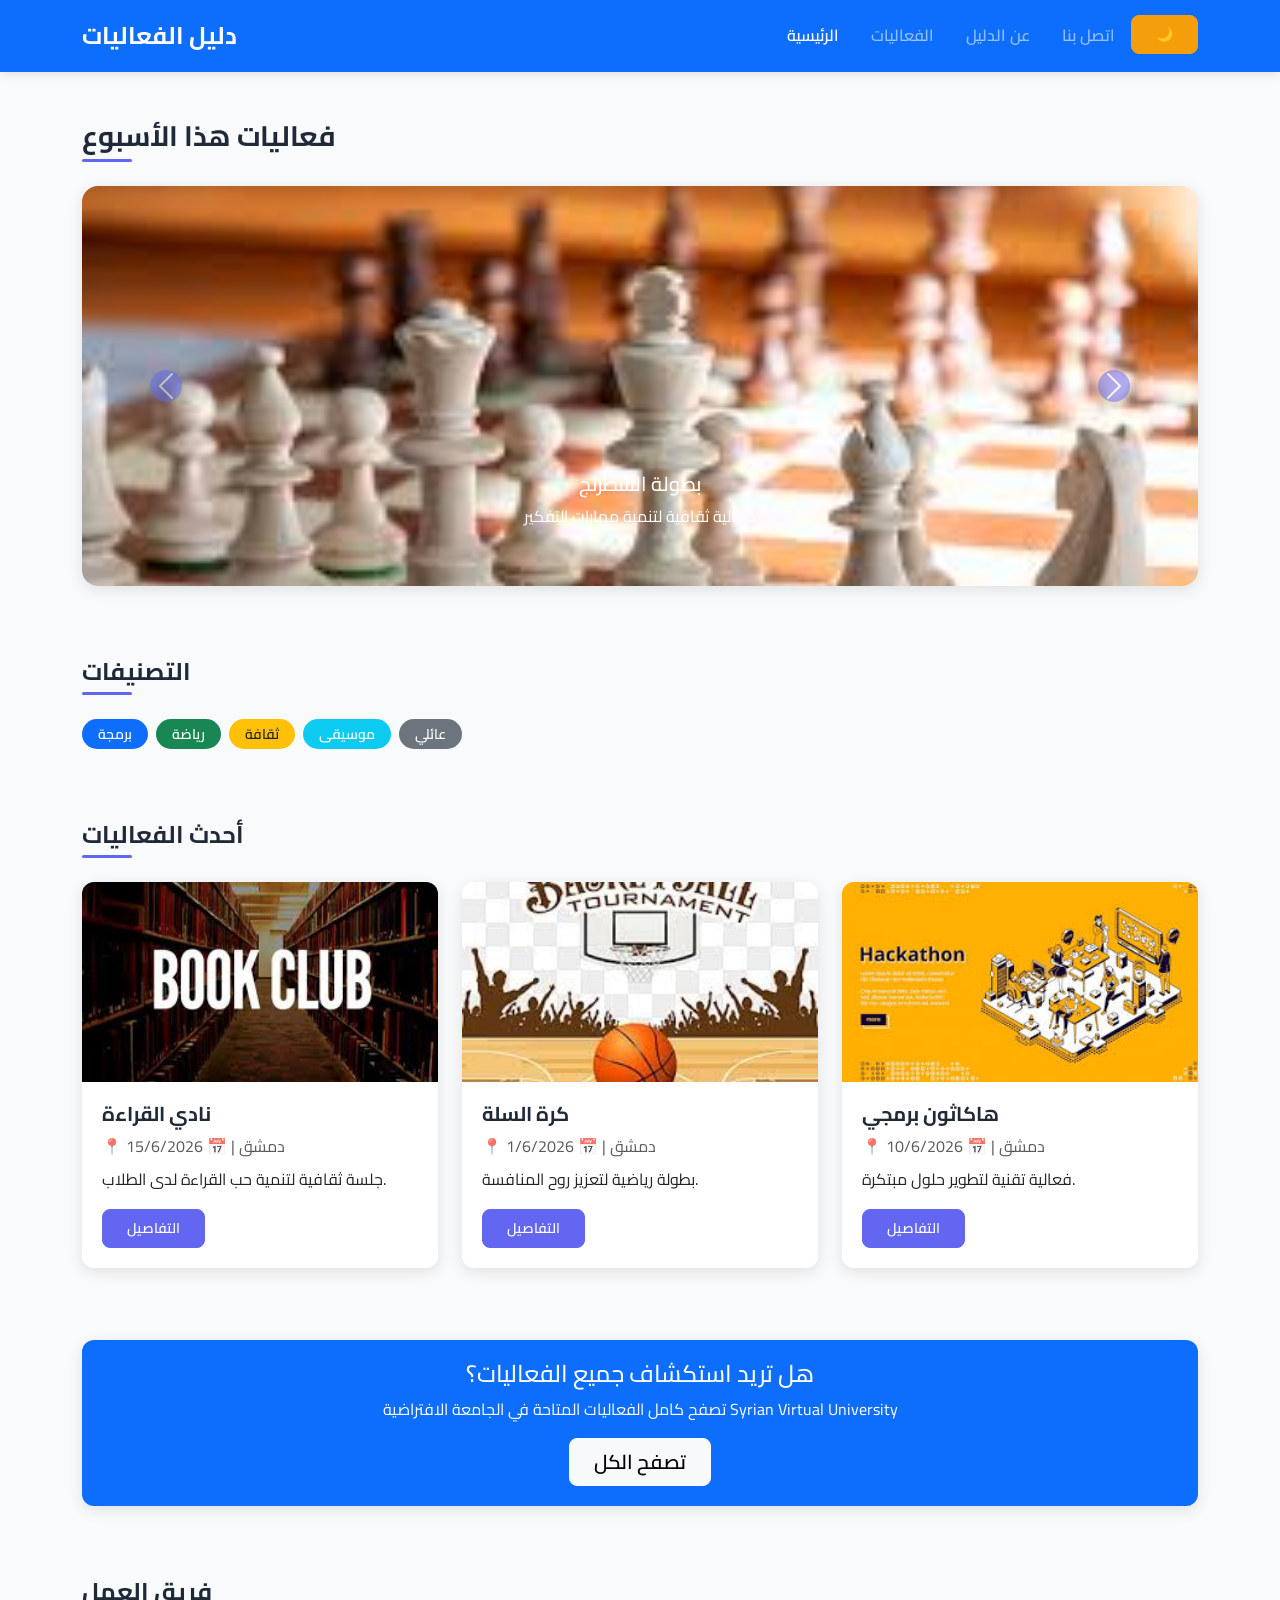
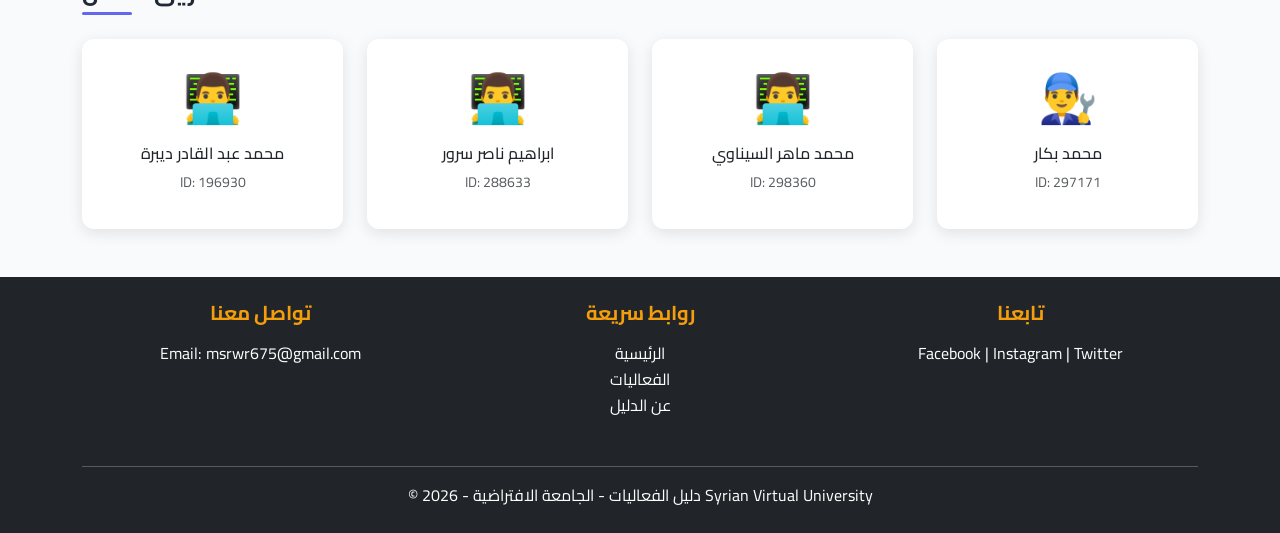
<file: index.html>
<!DOCTYPE html>
<html lang="ar">
<head>
<meta charset="UTF-8">
<meta name="viewport" content="width=device-width, initial-scale=1.0">
<title>الرئيسية - دليل فعاليات الجامعة الافتراضية Syrian Virtual University</title>

<!-- Bootstrap CSS -->
<link rel="stylesheet" href="https://cdn.jsdelivr.net/npm/bootstrap@5.3.0/dist/css/bootstrap.min.css">
<!-- Google Fonts for Arabic -->
<link rel="preconnect" href="https://fonts.googleapis.com">
<link rel="preconnect" href="https://fonts.gstatic.com" crossorigin>
<link rel="stylesheet" href="https://fonts.googleapis.com/css2?family=Cairo:wght@400;600;700&display=swap">
<!-- Custom CSS -->
<link rel="stylesheet" href="assets/css/styles.css">
</head>

<body>

<!-- Header with Navbar -->
<header>
<nav class="navbar navbar-expand-lg navbar-dark bg-primary">
<div class="container">
<a class="navbar-brand fw-bold" href="index.html">دليل الفعاليات</a>

<button class="navbar-toggler" type="button" data-bs-toggle="collapse" data-bs-target="#navMenu">
<span class="navbar-toggler-icon"></span>
</button>

<div class="collapse navbar-collapse" id="navMenu">
<ul class="navbar-nav ms-auto">
<li class="nav-item"><a class="nav-link active" href="index.html">الرئيسية</a></li>
<li class="nav-item"><a class="nav-link" href="events.html">الفعاليات</a></li>
<li class="nav-item"><a class="nav-link" href="about.html">عن الدليل</a></li>
<li class="nav-item"><a class="nav-link" href="contact.html">اتصل بنا</a></li>
<li class="nav-item">
<button onclick="toggleDark()" class="btn btn-warning btn-sm" title="تبديل الوضع">🌙</button>
</li>
</ul>
</div>
</div>
</nav>
</header>

<main>

<!-- Hero Section with Slider -->
<div class="container py-5">
<h3 class="section-title">فعاليات هذا الأسبوع</h3>

<div id="carouselExample" class="carousel slide" data-bs-ride="carousel">
<div class="carousel-inner">
<div class="carousel-item active">
<a href="event.html?id=3">
<img src="assets/img/chess.jpg" class="d-block w-100" alt="بطولة الشطرنج">
</a>
<div class="carousel-caption d-none d-md-block">
<h5>بطولة الشطرنج</h5>
<p>فعالية ثقافية لتنمية مهارات التفكير</p>
</div>
</div>
<div class="carousel-item">
<a href="event.html?id=2">
<img src="assets/img/hackathon.jpg" class="d-block w-100" alt="هاكاثون برمجي">
</a>
<div class="carousel-caption d-none d-md-block">
<h5>هاكاثون برمجي</h5>
<p>فعالية تقنية للابتكار والتطوير</p>
</div>
</div>
<div class="carousel-item">
<a href="event.html?id=4">
<img src="assets/img/robot.jpg" class="d-block w-100" alt="مسابقة الروبوت">
</a>
<div class="carousel-caption d-none d-md-block">
<h5>مسابقة الروبوت</h5>
<p>فعالية تقنية تجمع الطلاب المبدعين</p>
</div>
</div>
</div>

<button class="carousel-control-prev" type="button" data-bs-target="#carouselExample" data-bs-slide="prev">
<span class="carousel-control-prev-icon" aria-hidden="true"></span>
<span class="visually-hidden">السابق</span>
</button>

<button class="carousel-control-next" type="button" data-bs-target="#carouselExample" data-bs-slide="next">
<span class="carousel-control-next-icon" aria-hidden="true"></span>
<span class="visually-hidden">التالي</span>
</button>
</div>
</div>

<!-- Categories Section -->
<div class="container py-4">
<h4 class="section-title">التصنيفات</h4>
<div class="d-flex flex-wrap gap-2">
<span class="badge bg-primary">برمجة</span>
<span class="badge bg-success">رياضة</span>
<span class="badge bg-warning text-dark">ثقافة</span>
<span class="badge bg-info">موسيقى</span>
<span class="badge bg-secondary">عائلي</span>
</div>
</div>

<!-- Latest Events Section -->
<div class="container py-5">
<h4 class="section-title">أحدث الفعاليات</h4>

<div class="row g-4">

<!--_card_1 -->
<div class="col-md-4 col-sm-6">
<div class="card h-100">
<img src="assets/img/books.jpg" class="card-img-top" alt="نادي القراءة">
<div class="card-body">
<h5 class="card-title">نادي القراءة</h5>
<p class="text-muted mb-2">📍 دمشق | 📅 15/6/2026</p>
<p class="card-text">جلسة ثقافية لتنمية حب القراءة لدى الطلاب.</p>
<a href="event.html?id=5" class="btn btn-primary btn-sm">التفاصيل</a>
</div>
</div>
</div>

<!--_card_2 -->
<div class="col-md-4 col-sm-6">
<div class="card h-100">
<img src="assets/img/basket.jpg" class="card-img-top" alt="كرة السلة">
<div class="card-body">
<h5 class="card-title">كرة السلة</h5>
<p class="text-muted mb-2">📍 دمشق | 📅 1/6/2026</p>
<p class="card-text">بطولة رياضية لتعزيز روح المنافسة.</p>
<a href="event.html?id=1" class="btn btn-primary btn-sm">التفاصيل</a>
</div>
</div>
</div>

<!--_card_3 -->
<div class="col-md-4 col-sm-6">
<div class="card h-100">
<img src="assets/img/hackathon.jpg" class="card-img-top" alt="هاكاثون">
<div class="card-body">
<h5 class="card-title">هاكاثون برمجي</h5>
<p class="text-muted mb-2">📍 دمشق | 📅 10/6/2026</p>
<p class="card-text">فعالية تقنية لتطوير حلول مبتكرة.</p>
<a href="event.html?id=2" class="btn btn-primary btn-sm">التفاصيل</a>
</div>
</div>
</div>

</div>
</div>

<!-- Call to Action -->
<div class="container py-4 text-center">
<div class="card bg-primary text-white">
<div class="card-body">
<h4>هل تريد استكشاف جميع الفعاليات؟</h4>
<p class="mb-3">تصفح كامل الفعاليات المتاحة في الجامعة الافتراضية Syrian Virtual University</p>
<a href="events.html" class="btn btn-light btn-lg">تصفح الكل</a>
</div>
</div>
</div>

<!-- فريق العمل -->
<div class="container py-5">
<h4 class="section-title">فريق العمل</h4>
<div class="row g-4 text-center">

<div class="col-md-3 col-6">
<div class="card h-100">
<div class="card-body">
<div class="team-icon mb-2">👨‍💻</div>
<h6>محمد عبد القادر ديبرة</h6>
<p class="text-muted small">ID: 196930</p>
</div>
</div>
</div>

<div class="col-md-3 col-6">
<div class="card h-100">
<div class="card-body">
<div class="team-icon mb-2">👨‍💻</div>
<h6>ابراهيم ناصر سرور</h6>
<p class="text-muted small">ID: 288633</p>
</div>
</div>
</div>

<div class="col-md-3 col-6">
<div class="card h-100">
<div class="card-body">
<div class="team-icon mb-2">👨‍💻</div>
<h6>محمد ماهر السيناوي</h6>
<p class="text-muted small">ID: 298360</p>
</div>
</div>
</div>

<div class="col-md-3 col-6">
<div class="card h-100">
<div class="card-body">
<div class="team-icon mb-2">👨‍🔧</div>
<h6>محمد بكار</h6>
<p class="text-muted small">ID: 297171</p>
</div>
</div>
</div>

</div>
</div>

</main>

<!-- Footer -->
<footer class="bg-dark text-white text-center py-4">
<div class="container">
<div class="row">
<div class="col-md-4 mb-3">
<h5>تواصل معنا</h5>
<p>Email: msrwr675@gmail.com</p>
</div>
<div class="col-md-4 mb-3">
<h5>روابط سريعة</h5>
<ul class="list-unstyled">
<li><a class="text-white" href="index.html">الرئيسية</a></li>
<li><a class="text-white" href="events.html">الفعاليات</a></li>
<li><a class="text-white" href="about.html">عن الدليل</a></li>
</ul>
</div>
<div class="col-md-4 mb-3">
<h5>تابعنا</h5>
<p>Facebook | Instagram | Twitter</p>
</div>
</div>
<hr>
<p class="mb-0">© 2026 - دليل الفعاليات - الجامعة الافتراضية Syrian Virtual University</p>
</div>
</footer>

<!-- Scroll to Top Button -->
<button id="topBtn" class="btn btn-primary" onclick="scrollToTop()">↑</button>

<!-- Bootstrap JS -->
<script src="https://cdn.jsdelivr.net/npm/bootstrap@5.3.0/dist/js/bootstrap.bundle.min.js"></script>
<!-- Custom JS -->
<script src="assets/js/main.js"></script>

</body>
</html>
</file>
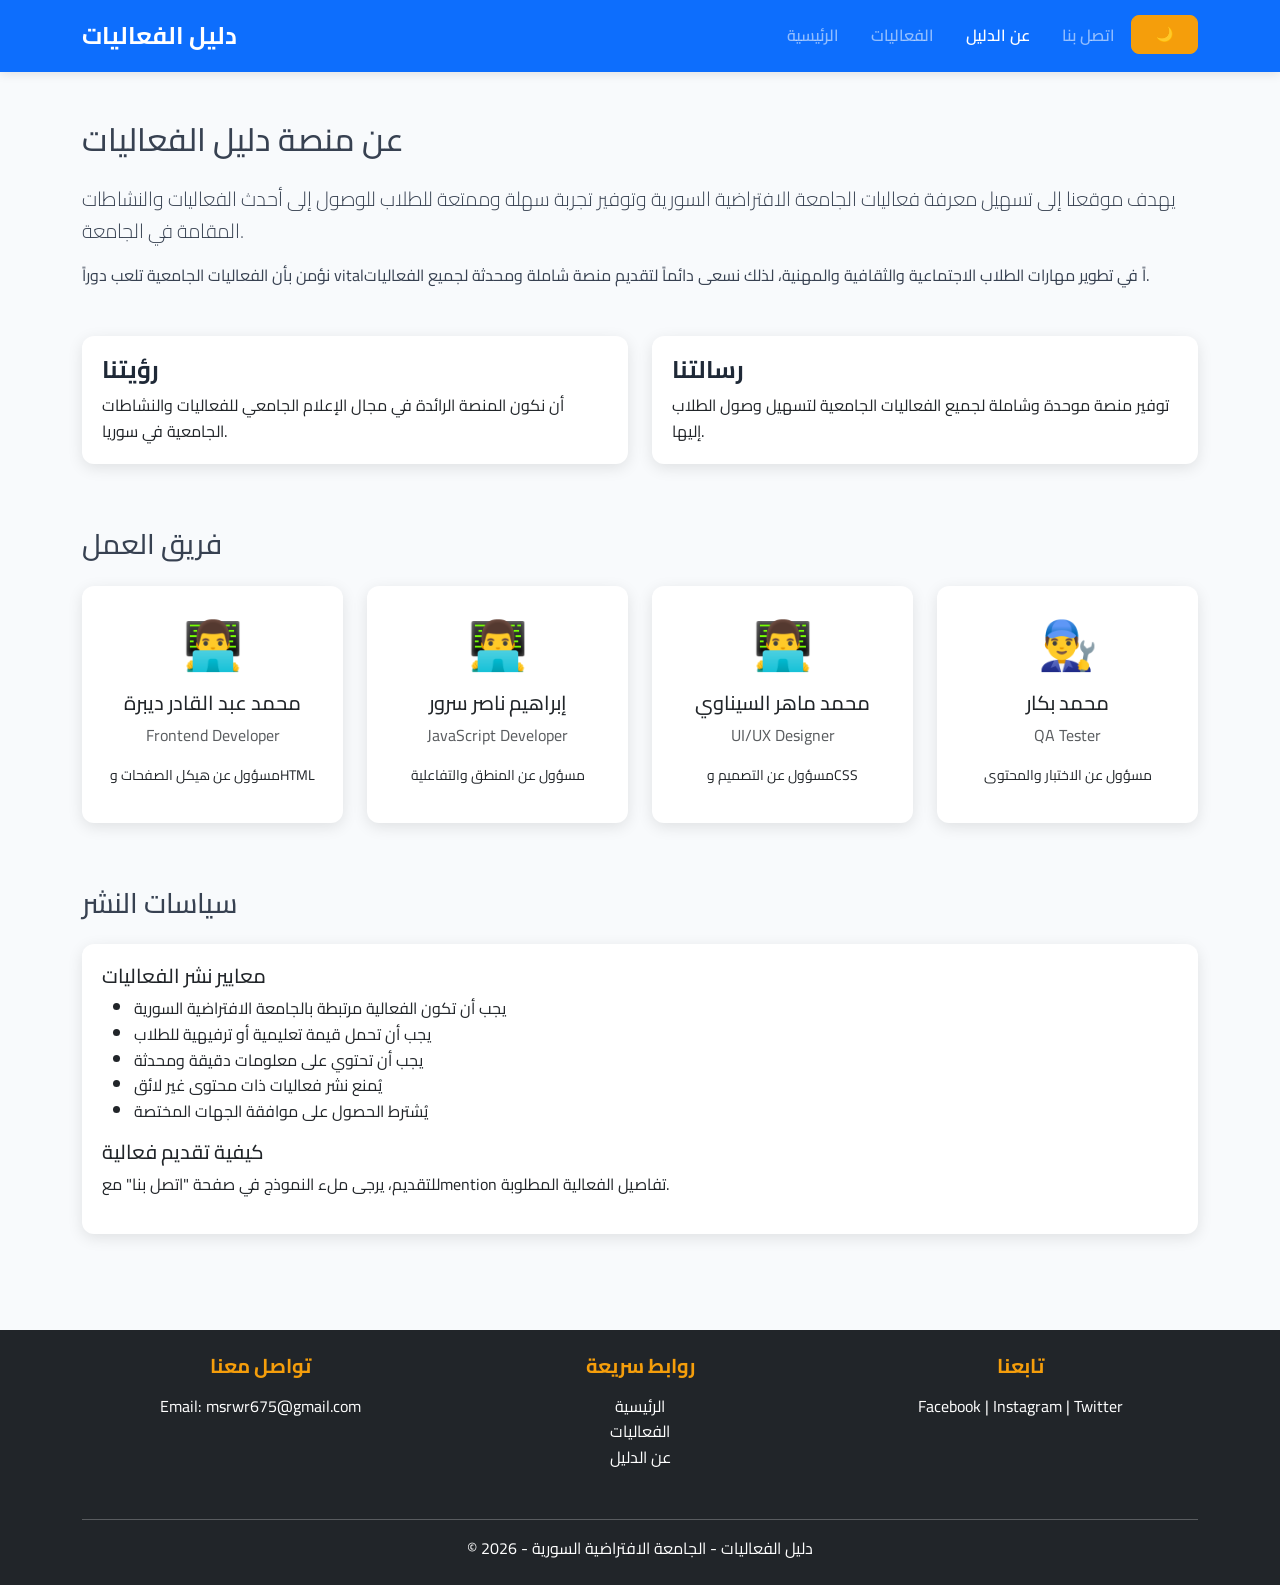
<file: about.html>
<!DOCTYPE html>
<html lang="ar">
<head>
<meta charset="UTF-8">
<meta name="viewport" content="width=device-width, initial-scale=1.0">
<title>عن الدليل - دليل فعاليات الجامعة الافتراضية السورية</title>

<!-- Bootstrap CSS -->
<link rel="stylesheet" href="https://cdn.jsdelivr.net/npm/bootstrap@5.3.0/dist/css/bootstrap.min.css">
<!-- Google Fonts for Arabic -->
<link rel="preconnect" href="https://fonts.googleapis.com">
<link rel="preconnect" href="https://fonts.gstatic.com" crossorigin>
<link rel="stylesheet" href="https://fonts.googleapis.com/css2?family=Cairo:wght@400;600;700&display=swap">
<!-- Custom CSS -->
<link rel="stylesheet" href="assets/css/styles.css">
</head>

<body>

<!-- Header with Navbar -->
<header>
<nav class="navbar navbar-expand-lg navbar-dark bg-primary">
<div class="container">
<a class="navbar-brand fw-bold" href="index.html">دليل الفعاليات</a>

<button class="navbar-toggler" type="button" data-bs-toggle="collapse" data-bs-target="#navMenu">
<span class="navbar-toggler-icon"></span>
</button>

<div class="collapse navbar-collapse" id="navMenu">
<ul class="navbar-nav ms-auto">
<li class="nav-item"><a class="nav-link" href="index.html">الرئيسية</a></li>
<li class="nav-item"><a class="nav-link" href="events.html">الفعاليات</a></li>
<li class="nav-item"><a class="nav-link active" href="about.html">عن الدليل</a></li>
<li class="nav-item"><a class="nav-link" href="contact.html">اتصل بنا</a></li>
<li class="nav-item">
<button onclick="toggleDark()" class="btn btn-warning btn-sm" title="تبديل الوضع">🌙</button>
</li>
</ul>
</div>
</div>
</nav>
</header>

<main class="container py-5">

<!-- About Section -->
<section class="mb-5">
<h2 class="mb-4">عن منصة دليل الفعاليات</h2>
<p class="lead">
يهدف موقعنا إلى تسهيل معرفة فعاليات الجامعة الافتراضية السورية وتوفير تجربة سهلة وممتعة للطلاب للوصول إلى أحدث الفعاليات والنشاطات المقامة في الجامعة.
</p>
<p>
نؤمن بأن الفعاليات الجامعية تلعب دوراً vitalاً في تطوير مهارات الطلاب الاجتماعية والثقافية والمهنية، لذلك نسعى دائماً لتقديم منصة شاملة ومحدثة لجميع الفعاليات.
</p>
</section>

<!-- Vision & Mission -->
<section class="row mb-5">
<div class="col-md-6 mb-3">
<div class="card h-100">
<div class="card-body">
<h4 class="card-title">رؤيتنا</h4>
<p class="card-text">أن نكون المنصة الرائدة في مجال الإعلام الجامعي للفعاليات والنشاطات الجامعية في سوريا.</p>
</div>
</div>
</div>
<div class="col-md-6 mb-3">
<div class="card h-100">
<div class="card-body">
<h4 class="card-title">رسالتنا</h4>
<p class="card-text">توفير منصة موحدة وشاملة لجميع الفعاليات الجامعية لتسهيل وصول الطلاب إليها.</p>
</div>
</div>
</div>
</section>

<!-- Team Section -->
<section class="mb-5">
<h3 class="mb-4">فريق العمل</h3>
<div class="row">

<div class="col-md-3 col-6 mb-3">
<div class="card text-center h-100">
<div class="card-body">
<div class="team-icon mb-2">👨‍💻</div>
<h5>محمد عبد القادر ديبرة</h5>
<p class="text-muted">Frontend Developer</p>
<p class="small">مسؤول عن هيكل الصفحات وHTML</p>
</div>
</div>
</div>

<div class="col-md-3 col-6 mb-3">
<div class="card text-center h-100">
<div class="card-body">
<div class="team-icon mb-2">👨‍💻</div>
<h5>إبراهيم ناصر سرور</h5>
<p class="text-muted">JavaScript Developer</p>
<p class="small">مسؤول عن المنطق والتفاعلية</p>
</div>
</div>
</div>

<div class="col-md-3 col-6 mb-3">
<div class="card text-center h-100">
<div class="card-body">
<div class="team-icon mb-2">👨‍💻</div>
<h5>محمد ماهر السيناوي</h5>
<p class="text-muted">UI/UX Designer</p>
<p class="small">مسؤول عن التصميم وCSS</p>
</div>
</div>
</div>

<div class="col-md-3 col-6 mb-3">
<div class="card text-center h-100">
<div class="card-body">
<div class="team-icon mb-2">👨‍🔧</div>
<h5>محمد بكار</h5>
<p class="text-muted">QA Tester</p>
<p class="small">مسؤول عن الاختبار والمحتوى</p>
</div>
</div>
</div>

</div>
</section>

<!-- Policies Section -->
<section class="mb-5">
<h3 class="mb-4">سياسات النشر</h3>
<div class="card">
<div class="card-body">
<h5>معايير نشر الفعاليات</h5>
<ul class="mb-3">
<li>يجب أن تكون الفعالية مرتبطة بالجامعة الافتراضية السورية</li>
<li>يجب أن تحمل قيمة تعليمية أو ترفيهية للطلاب</li>
<li>يجب أن تحتوي على معلومات دقيقة ومحدثة</li>
<li>يُمنع نشر فعاليات ذات محتوى غير لائق</li>
<li>يُشترط الحصول على موافقة الجهات المختصة</li>
</ul>
<h5>كيفية تقديم فعالية</h5>
<p>للتقديم، يرجى ملء النموذج في صفحة "اتصل بنا" معmention تفاصيل الفعالية المطلوبة.</p>
</div>
</div>
</section>

</main>

<!-- Footer -->
<footer class="bg-dark text-white text-center py-4">
<div class="container">
<div class="row">
<div class="col-md-4 mb-3">
<h5>تواصل معنا</h5>
<p>Email: msrwr675@gmail.com</p>
</div>
<div class="col-md-4 mb-3">
<h5>روابط سريعة</h5>
<ul class="list-unstyled">
<li><a class="text-white" href="index.html">الرئيسية</a></li>
<li><a class="text-white" href="events.html">الفعاليات</a></li>
<li><a class="text-white" href="about.html">عن الدليل</a></li>
</ul>
</div>
<div class="col-md-4 mb-3">
<h5>تابعنا</h5>
<p>Facebook | Instagram | Twitter</p>
</div>
</div>
<hr>
<p class="mb-0">© 2026 - دليل الفعاليات - الجامعة الافتراضية السورية</p>
</div>
</footer>

<!-- Scroll to Top Button -->
<button id="topBtn" class="btn btn-primary" onclick="scrollToTop()">↑</button>

<!-- Bootstrap JS -->
<script src="https://cdn.jsdelivr.net/npm/bootstrap@5.3.0/dist/js/bootstrap.bundle.min.js"></script>
<!-- Custom JS -->
<script src="assets/js/main.js"></script>

</body>
</html>
</file>
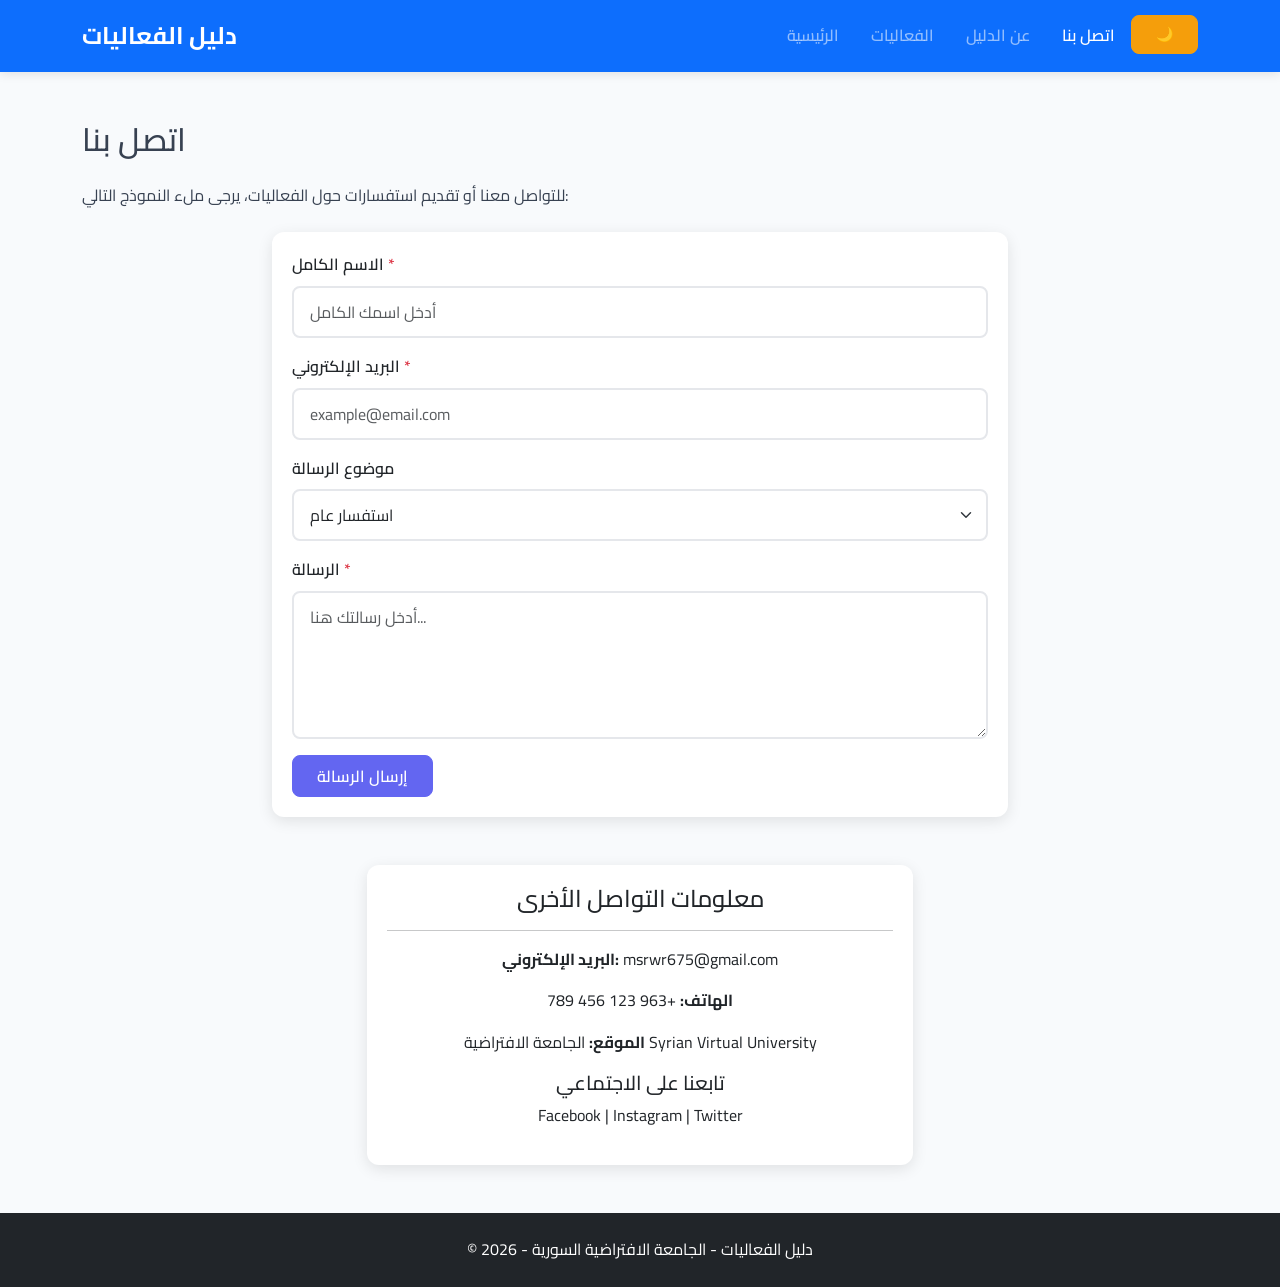
<file: contact.html>
<!DOCTYPE html>
<html lang="ar">
<head>
<meta charset="UTF-8">
<meta name="viewport" content="width=device-width, initial-scale=1.0">
<title>اتصل بنا - دليل فعاليات الجامعة الافتراضية السورية</title>

<!-- Bootstrap CSS -->
<link rel="stylesheet" href="https://cdn.jsdelivr.net/npm/bootstrap@5.3.0/dist/css/bootstrap.min.css">
<!-- Google Fonts for Arabic -->
<link rel="preconnect" href="https://fonts.googleapis.com">
<link rel="preconnect" href="https://fonts.gstatic.com" crossorigin>
<link rel="stylesheet" href="https://fonts.googleapis.com/css2?family=Cairo:wght@400;600;700&display=swap">
<!-- Custom CSS -->
<link rel="stylesheet" href="assets/css/styles.css">
</head>

<body>

<!-- Header with Navbar -->
<header>
<nav class="navbar navbar-expand-lg navbar-dark bg-primary">
<div class="container">
<a class="navbar-brand fw-bold" href="index.html">دليل الفعاليات</a>

<button class="navbar-toggler" type="button" data-bs-toggle="collapse" data-bs-target="#navMenu">
<span class="navbar-toggler-icon"></span>
</button>

<div class="collapse navbar-collapse" id="navMenu">
<ul class="navbar-nav ms-auto">
<li class="nav-item"><a class="nav-link" href="index.html">الرئيسية</a></li>
<li class="nav-item"><a class="nav-link" href="events.html">الفعاليات</a></li>
<li class="nav-item"><a class="nav-link" href="about.html">عن الدليل</a></li>
<li class="nav-item"><a class="nav-link active" href="contact.html">اتصل بنا</a></li>
<li class="nav-item">
<button onclick="toggleDark()" class="btn btn-warning btn-sm" title="تبديل الوضع">🌙</button>
</li>
</ul>
</div>
</div>
</nav>
</header>

<main class="container py-5">

<!-- Page Title -->
<h2 class="mb-4">اتصل بنا</h2>
<p class="mb-4">للتواصل معنا أو تقديم استفسارات حول الفعاليات، يرجى ملء النموذج التالي:</p>

<!-- Contact Form -->
<div class="row">
<div class="col-md-8 mx-auto">
<div class="card">
<div class="card-body">
<form id="contactForm" class="needs-validation" novalidate>

<div class="mb-3">
<label for="name" class="form-label">الاسم الكامل <span class="text-danger">*</span></label>
<input type="text" id="name" class="form-control" placeholder="أدخل اسمك الكامل" required minlength="3">
<div class="invalid-feedback">الرجاء إدخال الاسم الكامل (3 أحرف على الأقل)</div>
</div>

<div class="mb-3">
<label for="email" class="form-label">البريد الإلكتروني <span class="text-danger">*</span></label>
<input type="email" id="email" class="form-control" placeholder="example@email.com" required pattern="[a-z0-9._%+-]+@[a-z0-9.-]+\.[a-z]{2,}$">
<div class="invalid-feedback">الرجاء إدخال بريد إلكتروني صحيح</div>
</div>

<div class="mb-3">
<label for="subject" class="form-label">موضوع الرسالة</label>
<select id="subject" class="form-select">
<option value="general">استفسار عام</option>
<option value="event">تقديم فعالية</option>
<option value="complaint">شكوى</option>
<option value="suggestion">اقتراح</option>
</select>
</div>

<div class="mb-3">
<label for="message" class="form-label">الرسالة <span class="text-danger">*</span></label>
<textarea id="message" class="form-control" rows="5" placeholder="أدخل رسالتك هنا..." required minlength="10"></textarea>
<div class="invalid-feedback">الرجاء إدخال رسالة (10 أحرف على الأقل)</div>
</div>

<button type="submit" class="btn btn-primary">إرسال الرسالة</button>

</form>

<!-- Alert Box for Success/Error Messages -->
<div id="alertBox" class="mt-3" style="display: none;"></div>

</div>
</div>
</div>
</div>

<!-- Contact Information -->
<div class="row mt-5">
<div class="col-md-6 mx-auto text-center">
<div class="card">
<div class="card-body">
<h4>معلومات التواصل الأخرى</h4>
<hr>
<p><strong>البريد الإلكتروني:</strong> msrwr675@gmail.com</p>
<p><strong>الهاتف:</strong> +963 123 456 789</p>
<p><strong>الموقع:</strong> الجامعة الافتراضية Syrian Virtual University</p>
<h5 class="mt-3">تابعنا على الاجتماعي</h5>
<p>Facebook | Instagram | Twitter</p>
</div>
</div>
</div>
</div>

</main>

<!-- Footer -->
<footer class="bg-dark text-white text-center py-4">
<div class="container">
<p class="mb-0">© 2026 - دليل الفعاليات - الجامعة الافتراضية السورية</p>
</div>
</footer>

<!-- Scroll to Top Button -->
<button id="topBtn" class="btn btn-primary" onclick="scrollToTop()">↑</button>

<!-- Bootstrap JS -->
<script src="https://cdn.jsdelivr.net/npm/bootstrap@5.3.0/dist/js/bootstrap.bundle.min.js"></script>
<!-- Custom JS -->
<script src="assets/js/main.js"></script>

</body>
</html>
</file>
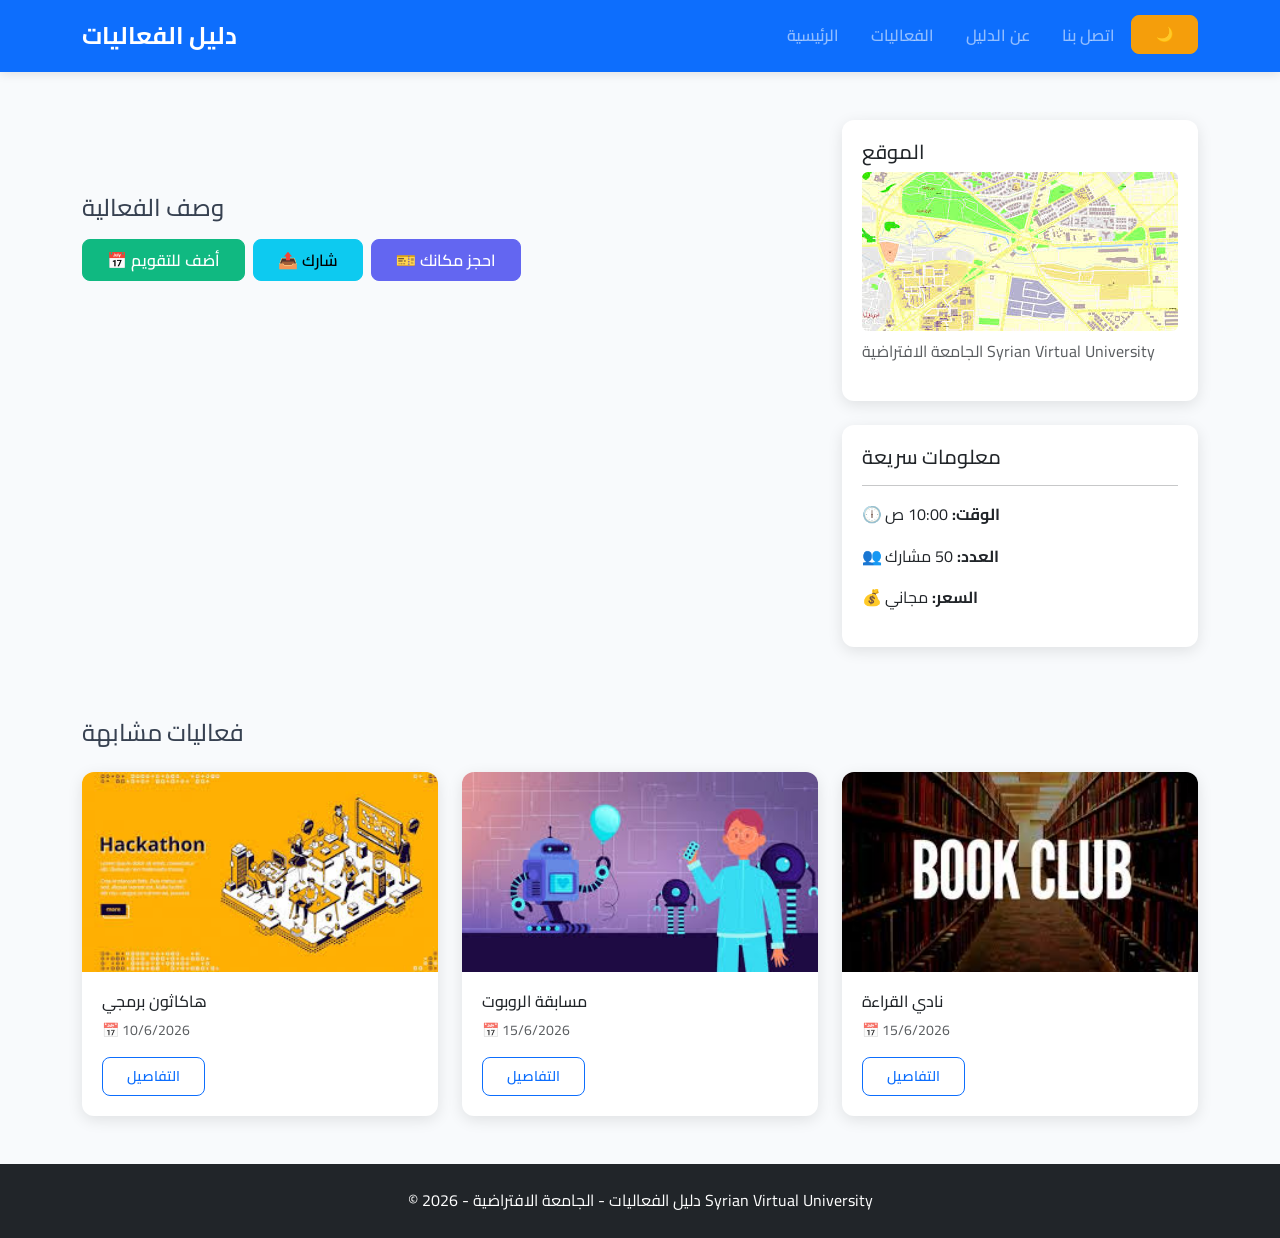
<file: event.html>
<!DOCTYPE html>
<html lang="ar">
<head>
<meta charset="UTF-8">
<meta name="viewport" content="width=device-width, initial-scale=1.0">
<title>تفاصيل الفعالية - دليل فعاليات الجامعة الافتراضية Syrian Virtual University</title>

<!-- Bootstrap CSS -->
<link rel="stylesheet" href="https://cdn.jsdelivr.net/npm/bootstrap@5.3.0/dist/css/bootstrap.min.css">
<!-- Google Fonts for Arabic -->
<link rel="preconnect" href="https://fonts.googleapis.com">
<link rel="preconnect" href="https://fonts.gstatic.com" crossorigin>
<link rel="stylesheet" href="https://fonts.googleapis.com/css2?family=Cairo:wght@400;600;700&display=swap">
<!-- Custom CSS -->
<link rel="stylesheet" href="assets/css/styles.css">
</head>

<body>

<!-- Header with Navbar -->
<header>
<nav class="navbar navbar-expand-lg navbar-dark bg-primary">
<div class="container">
<a class="navbar-brand fw-bold" href="index.html">دليل الفعاليات</a>

<button class="navbar-toggler" type="button" data-bs-toggle="collapse" data-bs-target="#navMenu">
<span class="navbar-toggler-icon"></span>
</button>

<div class="collapse navbar-collapse" id="navMenu">
<ul class="navbar-nav ms-auto">
<li class="nav-item"><a class="nav-link" href="index.html">الرئيسية</a></li>
<li class="nav-item"><a class="nav-link" href="events.html">الفعاليات</a></li>
<li class="nav-item"><a class="nav-link" href="about.html">عن الدليل</a></li>
<li class="nav-item"><a class="nav-link" href="contact.html">اتصل بنا</a></li>
<li class="nav-item">
<button onclick="toggleDark()" class="btn btn-warning btn-sm" title="تبديل الوضع">🌙</button>
</li>
</ul>
</div>
</div>
</nav>
</header>

<main class="container py-5">

<!-- Event Details -->
<div class="row">
<div class="col-md-8">
<h2 class="mb-4" id="eventTitle"></h2>

<p class="text-muted" id="eventInfo"></p>

<!-- Main Image -->
 <img id="eventImage" class="img-fluid rounded mb-4">

<!-- Description -->
<h4 class="mt-4 mb-3">وصف الفعالية</h4>

<p id="eventDescription"></p>

<!-- Action Buttons -->
<div class="d-flex flex-wrap gap-2 mb-5">
<button class="btn btn-success" onclick="addToCalendar()">📅 أضف للتقويم</button>
<button class="btn btn-info" onclick="shareEvent()">📤 شارك</button>
<button class="btn btn-primary" data-bs-toggle="modal" data-bs-target="#bookModal">🎫 احجز مكانك</button>
</div>

</div>

<!-- Sidebar -->
<div class="col-md-4">
<!-- Location Map -->
<div class="card mb-4">
<div class="card-body">
<h5>الموقع</h5>
<img src="assets/img/map-damascus.jpg" class="img-fluid rounded" alt="خريطة دمشق">
<p class="mt-2 text-muted">الجامعة الافتراضية Syrian Virtual University</p>
</div>
</div>

<!-- Quick Info -->
<div class="card mb-4">
<div class="card-body">
<h5>معلومات سريعة</h5>
<hr>
<p><strong>🕕 الوقت:</strong> <span id="eventTime">10:00 ص</span></p>
<p><strong>👥 العدد:</strong> <span id="eventParticipants">50 مشارك</span></p>
<p><strong>💰 السعر:</strong> <span id="eventPrice">مجاني</span></p>
</div>
</div>

</div>
</div>

<!-- Related Events -->
<h4 class="mt-5 mb-4">فعاليات مشابهة</h4>
<div class="row g-4">

<div class="col-md-4">
<div class="card h-100">
<img src="assets/img/hackathon.jpg" class="card-img-top" alt="هاكاثون">
<div class="card-body">
<h6>هاكاثون برمجي</h6>
<p class="text-muted small">📅 10/6/2026</p>
<a href="event.html?id=2" class="btn btn-sm btn-outline-primary">التفاصيل</a>
</div>
</div>
</div>

<div class="col-md-4">
<div class="card h-100">
<img src="assets/img/robot.jpg" class="card-img-top" alt="الروبوت">
<div class="card-body">
<h6>مسابقة الروبوت</h6>
<p class="text-muted small">📅 15/6/2026</p>
<a href="event.html?id=4" class="btn btn-sm btn-outline-primary">التفاصيل</a>
</div>
</div>
</div>

<div class="col-md-4">
<div class="card h-100">
<img src="assets/img/books.jpg" class="card-img-top" alt="القراءة">
<div class="card-body">
<h6>نادي القراءة</h6>
<p class="text-muted small">📅 15/6/2026</p>
<a href="event.html?id=5" class="btn btn-sm btn-outline-primary">التفاصيل</a>
</div>
</div>
</div>

</div>

</main>

<!-- Booking Modal -->
<div class="modal fade" id="bookModal" tabindex="-1" aria-labelledby="bookModalLabel" aria-hidden="true">
<div class="modal-dialog">
<div class="modal-content">
<div class="modal-header">
<h5 class="modal-title" id="bookModalLabel">حجز مكان</h5>
<button type="button" class="btn-close" data-bs-dismiss="modal" aria-label="إغلاق"></button>
</div>
<div class="modal-body">
<p>هل أنت متأكد من الحجز في هذه الفعالية؟</p>
</div>
<div class="modal-footer">
<button type="button" class="btn btn-secondary" data-bs-dismiss="modal">إلغاء</button>
<button type="button" class="btn btn-primary" onclick="confirmBooking()">تأكيد الحجز</button>
</div>
</div>
</div>
</div>

<!-- Footer -->
<footer class="bg-dark text-white text-center py-4">
<div class="container">
<p class="mb-0">© 2026 - دليل الفعاليات - الجامعة الافتراضية Syrian Virtual University</p>
</div>
</footer>

<!-- Scroll to Top Button -->
<button id="topBtn" class="btn btn-primary" onclick="scrollToTop()">↑</button>

<!-- Bootstrap JS -->
<script src="https://cdn.jsdelivr.net/npm/bootstrap@5.3.0/dist/js/bootstrap.bundle.min.js"></script>
<!-- Custom JS -->
<script src="assets/js/main.js"></script>

<script>
// Event data
const events = {
    1: {
        title: "بطولة كرة السلة",
        category: "رياضة",
        date: "1/6/2026",
        location: "دمشق",
        image: "basket.jpg",
        description: "بطولة رياضية تنظمها الجامعة الافتراضية Syrian Virtual University لتعزيز روح المنافسة.",
        time: "10:00 ص",
        participants: "50 مشارك",
        price: "مجاني"
    },
    2: {
        title: "هاكاثون برمجي",
        category: "تقنية",
        date: "10/6/2026",
        location: "دمشق",
        image: "hackathon.jpg",
        description: "فعالية تقنية تجمع الطلاب لتطوير حلول مبتكرة بإشراف الجامعة.",
        time: "10:00 ص",
        participants: "50 مشارك",
        price: "مجاني"
    },
    3: {
        title: "بطولة الشطرنج",
        category: "ثقافة",
        date: "5/6/2026",
        location: "دمشق",
        image: "chess.jpg",
        description: "بطولة فكرية لتعزيز مهارات التفكير والتحليل لدى الطلاب.",
        time: "10:00 ص",
        participants: "50 مشارك",
        price: "مجاني"
    },
    4: {
        title: "مسابقة الروبوت",
        category: "تقنية",
        date: "15/6/2026",
        location: "دمشق",
        image: "robot.jpg",
        description: "مسابقة تقنية لتصميم وبرمجة الروبوتات.",
        time: "10:00 ص",
        participants: "50 مشارك",
        price: "مجاني"
    },
    5: {
        title: "نادي القراءة",
        category: "ثقافة",
        date: "15/6/2026",
        location: "دمشق",
        image: "books.jpg",
        description: "جلسة ثقافية لتنمية حب القراءة.",
        time: "10:00 ص",
        participants: "50 مشارك",
        price: "مجاني"
    }
};

// Get URL parameter
const urlParams = new URLSearchParams(window.location.search);
const id = urlParams.get('id');

// Populate event details
if (id && events[id]) {
    const event = events[id];
    document.getElementById('eventTitle').textContent = event.title;
    document.getElementById('eventInfo').textContent = `التصنيف: ${event.category} | التاريخ: ${event.date} | الموقع: ${event.location}`;
    document.getElementById('eventImage').src = `assets/img/${event.image}`;
    document.getElementById('eventDescription').textContent = event.description;
    document.getElementById('eventTime').textContent = event.time;
    document.getElementById('eventParticipants').textContent = event.participants;
    document.getElementById('eventPrice').textContent = event.price;
}

// دوال خاصة بصفحة التفاصيل
function addToCalendar() {
    alert("✓ تم إضافة الفعالية إلى تقويمك!");
}

function shareEvent() {
    const eventTitle = id && events[id] ? events[id].title : 'بطولة الشطرنج';
    if (navigator.share) {
        navigator.share({
            title: eventTitle,
            text: 'شاهد هذه الفعالية الرائعة!',
            url: window.location.href
        });
    } else {
        // نسخ الرابط
        navigator.clipboard.writeText(window.location.href);
        alert("✓ تم نسخ رابط الفعالية!");
    }
}

function confirmBooking() {
    // закрыть модал
    var modal = bootstrap.Modal.getInstance(document.getElementById('bookModal'));
    modal.hide();
    alert("✓ تم الحجز بنجاح! سنرسل لك تأكيداً عبر البريد الإلكتروني.");
}
</script>
</body>
</html>
</file>
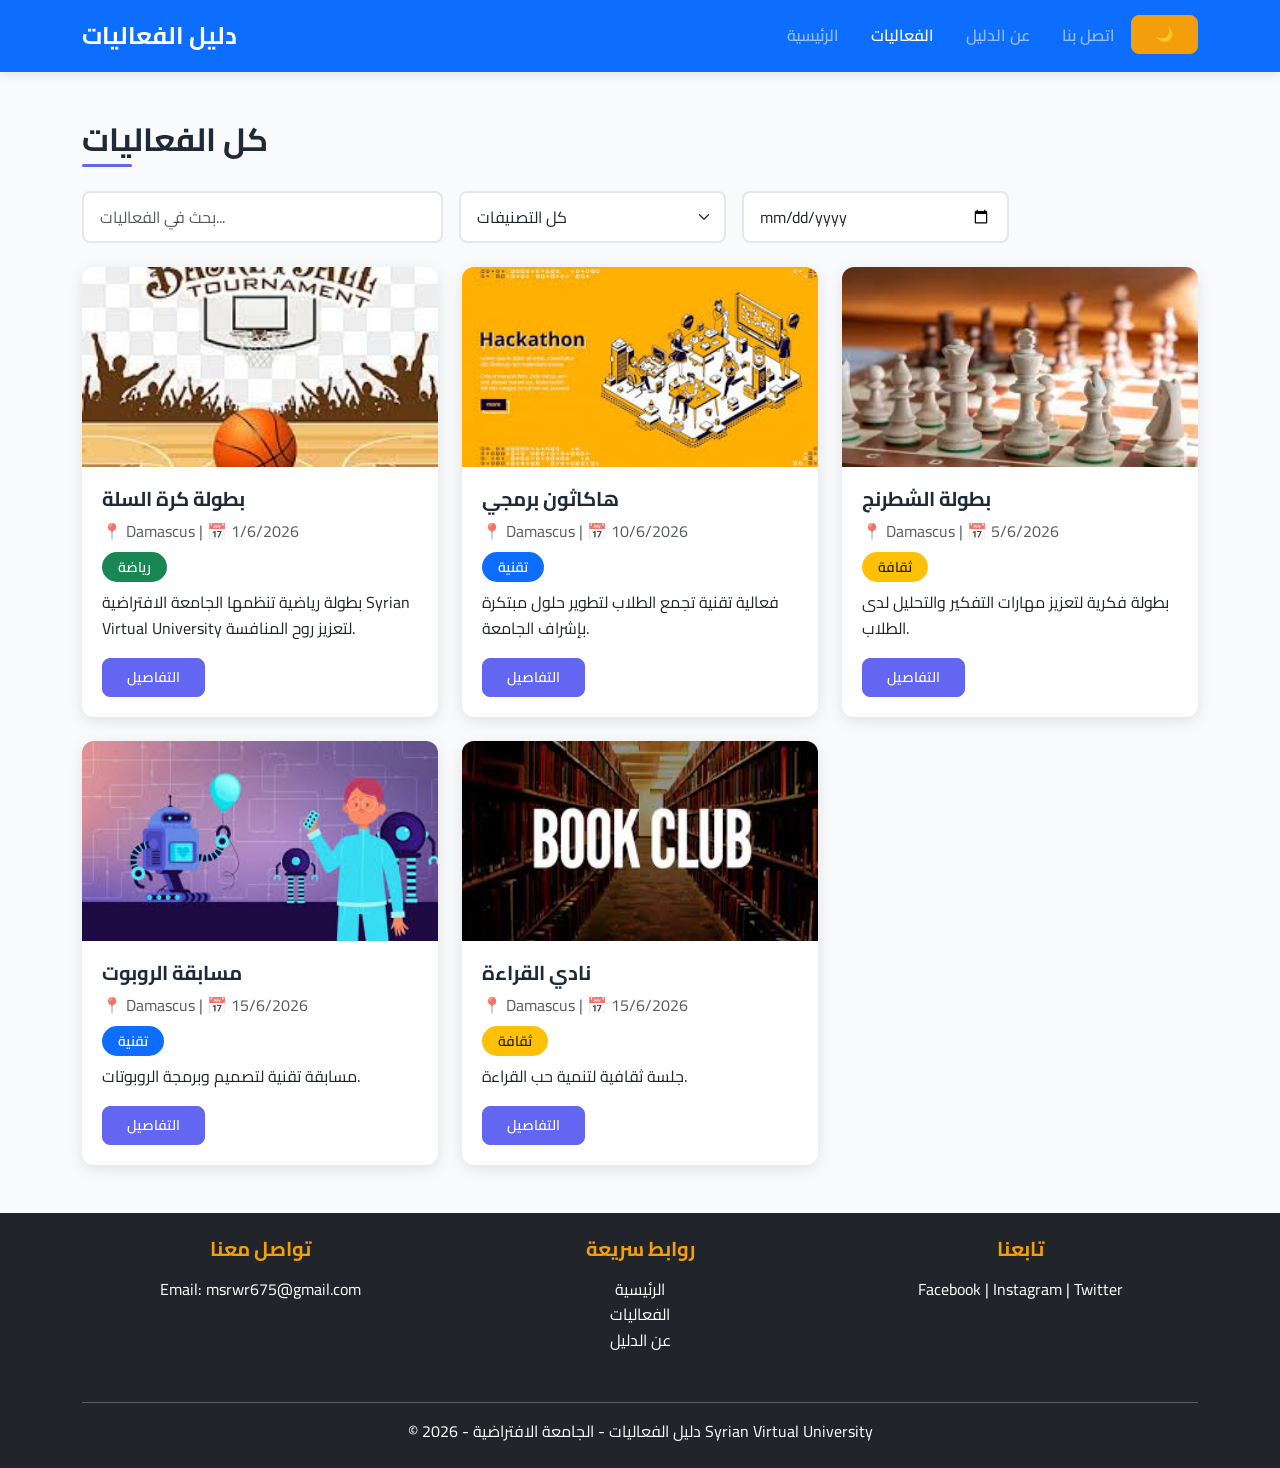
<file: events.html>
<!DOCTYPE html>
<html lang="ar">
<head>
<meta charset="UTF-8">
<meta name="viewport" content="width=device-width, initial-scale=1.0">
<title>الفعاليات - دليل فعاليات الجامعة الافتراضية Syrian Virtual University</title>

<!-- Bootstrap CSS -->
<link rel="stylesheet" href="https://cdn.jsdelivr.net/npm/bootstrap@5.3.0/dist/css/bootstrap.min.css">
<!-- Google Fonts for Arabic -->
<link rel="preconnect" href="https://fonts.googleapis.com">
<link rel="preconnect" href="https://fonts.gstatic.com" crossorigin>
<link rel="stylesheet" href="https://fonts.googleapis.com/css2?family=Cairo:wght@400;600;700&display=swap">
<!-- Custom CSS -->
<link rel="stylesheet" href="assets/css/styles.css">
</head>

<body>

<!-- Header with Navbar -->
<header>
<nav class="navbar navbar-expand-lg navbar-dark bg-primary">
<div class="container">
<a class="navbar-brand fw-bold" href="index.html">دليل الفعاليات</a>

<button class="navbar-toggler" type="button" data-bs-toggle="collapse" data-bs-target="#navMenu">
<span class="navbar-toggler-icon"></span>
</button>

<div class="collapse navbar-collapse" id="navMenu">
<ul class="navbar-nav ms-auto">
<li class="nav-item"><a class="nav-link" href="index.html">الرئيسية</a></li>
<li class="nav-item"><a class="nav-link active" href="events.html">الفعاليات</a></li>
<li class="nav-item"><a class="nav-link" href="about.html">عن الدليل</a></li>
<li class="nav-item"><a class="nav-link" href="contact.html">اتصل بنا</a></li>
<li class="nav-item">
<button onclick="toggleDark()" class="btn btn-warning btn-sm" title="تبديل الوضع">🌙</button>
</li>
</ul>
</div>
</div>
</nav>
</header>

<main class="container py-5">

<!-- Page Title and Filters -->
<h2 class="section-title">كل الفعاليات</h2>

<!-- Search and Filter Controls -->
<div class="row g-3 mb-4">
<div class="col-md-4">
<input id="search" class="form-control" placeholder="بحث في الفعاليات...">
</div>
<div class="col-md-3">
<select id="category" class="form-select">
<option value="">كل التصنيفات</option>
<option value="sport">رياضة</option>
<option value="tech">تقنية</option>
<option value="culture">ثقافة</option>
</select>
</div>
<div class="col-md-3">
<input type="date" id="date" class="form-control">
</div>
</div>

<!-- Events Grid -->
<div class="row g-4">

<!-- Event 1: كرة السلة -->
<div class="col-md-4 col-sm-6 event" data-category="sport" data-date="2026-06-01">
<div class="card h-100">
<a href="event.html?id=1">
<img src="assets/img/basket.jpg" class="card-img-top" alt="بطولة كرة السلة">
</a>
<div class="card-body">
<h5 class="card-title">بطولة كرة السلة</h5>
<p class="text-muted mb-2">📍 Damascus | 📅 1/6/2026</p>
<span class="badge bg-success">رياضة</span>
<p class="card-text mt-2">بطولة رياضية تنظمها الجامعة الافتراضية Syrian Virtual University لتعزيز روح المنافسة.</p>
<a href="event.html?id=1" class="btn btn-primary btn-sm">التفاصيل</a>
</div>
</div>
</div>

<!-- Event 2: هاكاثون -->
<div class="col-md-4 col-sm-6 event" data-category="tech" data-date="2026-06-10">
<div class="card h-100">
<a href="event.html?id=2">
<img src="assets/img/hackathon.jpg" class="card-img-top" alt="هاكاثون برمجي">
</a>
<div class="card-body">
<h5 class="card-title">هاكاثون برمجي</h5>
<p class="text-muted mb-2">📍 Damascus | 📅 10/6/2026</p>
<span class="badge bg-primary">تقنية</span>
<p class="card-text mt-2">فعالية تقنية تجمع الطلاب لتطوير حلول مبتكرة بإشراف الجامعة.</p>
<a href="event.html?id=2" class="btn btn-primary btn-sm">التفاصيل</a>
</div>
</div>
</div>

<!-- Event 3: الشطرنج -->
<div class="col-md-4 col-sm-6 event" data-category="culture" data-date="2026-06-05">
<div class="card h-100">
<a href="event.html?id=3">
<img src="assets/img/chess.jpg" class="card-img-top" alt="بطولة الشطرنج">
</a>
<div class="card-body">
<h5 class="card-title">بطولة الشطرنج</h5>
<p class="text-muted mb-2">📍 Damascus | 📅 5/6/2026</p>
<span class="badge bg-warning text-dark">ثقافة</span>
<p class="card-text mt-2">بطولة فكرية لتعزيز مهارات التفكير والتحليل لدى الطلاب.</p>
<a href="event.html?id=3" class="btn btn-primary btn-sm">التفاصيل</a>
</div>
</div>
</div>

<!-- Event 4: الروبوت -->
<div class="col-md-4 col-sm-6 event" data-category="tech" data-date="2026-06-15">
<div class="card h-100">
<a href="event.html?id=4">
<img src="assets/img/robot.jpg" class="card-img-top" alt="مسابقة الروبوت">
</a>
<div class="card-body">
<h5 class="card-title">مسابقة الروبوت</h5>
<p class="text-muted mb-2">📍 Damascus | 📅 15/6/2026</p>
<span class="badge bg-primary">تقنية</span>
<p class="card-text mt-2">مسابقة تقنية لتصميم وبرمجة الروبوتات.</p>
<a href="event.html?id=4" class="btn btn-primary btn-sm">التفاصيل</a>
</div>
</div>
</div>

<!-- Event 5: القراءة -->
<div class="col-md-4 col-sm-6 event" data-category="culture" data-date="2026-06-15">
<div class="card h-100">
<a href="event.html?id=5">
<img src="assets/img/books.jpg" class="card-img-top" alt="نادي القراءة">
</a>
<div class="card-body">
<h5 class="card-title">نادي القراءة</h5>
<p class="text-muted mb-2">📍 Damascus | 📅 15/6/2026</p>
<span class="badge bg-warning text-dark">ثقافة</span>
<p class="card-text mt-2">جلسة ثقافية لتنمية حب القراءة.</p>
<a href="event.html?id=5" class="btn btn-primary btn-sm">التفاصيل</a>
</div>
</div>
</div>

</div>

</main>

<!-- Footer -->
<footer class="bg-dark text-white text-center py-4">
<div class="container">
<div class="row">
<div class="col-md-4 mb-3">
<h5>تواصل معنا</h5>
<p>Email: msrwr675@gmail.com</p>
</div>
<div class="col-md-4 mb-3">
<h5>روابط سريعة</h5>
<ul class="list-unstyled">
<li><a class="text-white" href="index.html">الرئيسية</a></li>
<li><a class="text-white" href="events.html">الفعاليات</a></li>
<li><a class="text-white" href="about.html">عن الدليل</a></li>
</ul>
</div>
<div class="col-md-4 mb-3">
<h5>تابعنا</h5>
<p>Facebook | Instagram | Twitter</p>
</div>
</div>
<hr>
<p class="mb-0">© 2026 - دليل الفعاليات - الجامعة الافتراضية Syrian Virtual University</p>
</div>
</footer>

<!-- Scroll to Top Button -->
<button id="topBtn" class="btn btn-primary" onclick="scrollToTop()">↑</button>

<!-- Bootstrap JS -->
<script src="https://cdn.jsdelivr.net/npm/bootstrap@5.3.0/dist/js/bootstrap.bundle.min.js"></script>
<!-- Custom JS -->
<script src="assets/js/main.js"></script>

</body>
</html>
</file>
<file: assets/css/styles.css>
/* ===================================
   دليل الفعاليات - ملف الأنماط
   =================================== */

/* متغيرات الألوان - هوية لونية للفعاليات */
:root {
    --primary-color: #6366f1;      /* بنفسجي - اللون الأساسي */
    --secondary-color: #f59e0b;    /* برتقالي - اللون الثانوي */
    --success-color: #10b981;     /* أخضر - نجاح */
    --danger-color: #ef4444;       /* أحمر - خطأ */
    --info-color: #0ea5e9;         /* أزرق - معلومات */
    --dark-color: #1f2937;         /* داكن */
    --light-color: #f3f4f6;        /* فاتح */
    --background-color: #f8fafc;   /* خلفية محايدة */
    --text-color: #374151;         /* نص */
    --card-shadow: 0 4px 15px rgba(0, 0, 0, 0.1); /* ظل الكروت */
}

/* الإعدادات الأساسية */
* {
    box-sizing: border-box;
    margin: 0;
    padding: 0;
}

body {
    font-family: 'Cairo', 'Tajawal', Arial, sans-serif;
    background-color: var(--background-color);
    color: var(--text-color);
    line-height: 1.6;
    min-height: 100vh;
    display: flex;
    flex-direction: column;
}

main {
    flex: 1;
}

/* ===================================
   الهيدر والـ Navbar
   =================================== */
.navbar {
    box-shadow: 0 2px 10px rgba(0, 0, 0, 0.1);
    padding: 0.75rem 0;
}

.navbar-brand {
    font-size: 1.5rem;
    font-weight: 700;
    color: #fff !important;
}

.nav-link {
    font-weight: 600;
    padding: 0.5rem 1rem !important;
    transition: color 0.3s ease;
}

.nav-link:hover {
    color: var(--secondary-color) !important;
}

/* ===================================
   تصميم البطاقات (Cards)
   =================================== */
.card {
    border: none;
    border-radius: 12px;
    box-shadow: var(--card-shadow);
    transition: transform 0.3s ease, box-shadow 0.3s ease;
    overflow: hidden;
}

.card:hover {
    transform: translateY(-5px);
    box-shadow: 0 8px 25px rgba(0, 0, 0, 0.15);
}

.card-img-top {
    width: 100%;
    height: 200px;
    object-fit: cover;
}

.card-title {
    font-weight: 700;
    color: var(--dark-color);
    margin-bottom: 0.5rem;
}

.card-body {
    padding: 1.25rem;
}

/* ===================================
   الأزرار
   =================================== */
.btn {
    border-radius: 8px;
    font-weight: 600;
    padding: 0.5rem 1.5rem;
    transition: all 0.3s ease;
}

.btn-primary {
    background-color: var(--primary-color);
    border-color: var(--primary-color);
}

.btn-primary:hover {
    background-color: #4f46e5;
    border-color: #4f46e5;
    transform: scale(1.02);
}

.btn-success {
    background-color: var(--success-color);
    border-color: var(--success-color);
}

.btn-warning {
    background-color: var(--secondary-color);
    border-color: var(--secondary-color);
    color: var(--dark-color);
}

/* ===================================
   الميديا (Badges)
   =================================== */
.badge {
    font-weight: 600;
    padding: 0.5rem 1rem;
    border-radius: 20px;
    font-size: 0.875rem;
}

/* ===================================
   السلايدر (Carousel)
   =================================== */
.carousel {
    border-radius: 16px;
    overflow: hidden;
    box-shadow: var(--card-shadow);
}

.carousel-item img {
    height: 400px;
    object-fit: cover;
}

.carousel-control-prev-icon,
.carousel-control-next-icon {
    background-color: var(--primary-color);
    border-radius: 50%;
    padding: 1rem;
}

/* ===================================
   الفوتر
   =================================== */
footer {
    margin-top: auto;
    padding: 1.5rem 0;
}

footer a {
    text-decoration: none;
    transition: color 0.3s ease;
}

footer a:hover {
    color: var(--secondary-color) !important;
}

footer h5 {
    font-weight: 700;
    margin-bottom: 1rem;
    color: var(--secondary-color);
}

/* ===================================
   زر العودة للأعلى
   =================================== */
#topBtn {
    position: fixed;
    bottom: 30px;
    right: 30px;
    width: 50px;
    height: 50px;
    border-radius: 50%;
    font-size: 1.5rem;
    display: none;
    z-index: 1000;
    box-shadow: var(--card-shadow);
    animation: pulse 2s infinite;
}

@keyframes pulse {
    0% { transform: scale(1); }
    50% { transform: scale(1.05); }
    100% { transform: scale(1); }
}

/* ===================================
   Dark Mode
   =================================== */
.dark {
    background-color: #121212;
    color: #e5e7eb;
}

.dark .card {
    background-color: #1f2937;
    color: #e5e7eb;
}

.dark .card-title {
    color: #e5e7eb;
}

.dark .navbar {
    background-color: #1f2937 !important;
}

.dark footer {
    background-color: #1f2937;
}

/* ===================================
   التجاوب (Responsive Design)
   =================================== */
@media (max-width: 992px) {
    .carousel-item img {
        height: 300px;
    }
    
    .navbar-brand {
        font-size: 1.25rem;
    }
}

@media (max-width: 768px) {
    .carousel-item img {
        height: 250px;
    }
    
    main {
        padding: 1rem 0;
    }
    
    .card-img-top {
        height: 180px;
    }
    
    .team-icon {
        font-size: 2rem;
    }
}

@media (max-width: 576px) {
    .carousel-item img {
        height: 200px;
    }
    
    h2 {
        font-size: 1.5rem;
    }
    
    h3 {
        font-size: 1.25rem;
    }
    
    .card-img-top {
        height: 150px;
    }
    
    #topBtn {
        bottom: 20px;
        right: 20px;
        width: 45px;
        height: 45px;
    }
}

/* ===================================
   تأثيرات إضافية
   =================================== */
.fade-in {
    animation: fadeIn 0.5s ease-in;
}

@keyframes fadeIn {
    from { opacity: 0; transform: translateY(10px); }
    to { opacity: 1; transform: translateY(0); }
}

.hover-scale {
    transition: transform 0.3s ease;
}

.hover-scale:hover {
    transform: scale(1.02);
}

/* ===================================
   تنسيق النماذج
   =================================== */
.form-control,
.form-select {
    border-radius: 8px;
    border: 2px solid #e5e7eb;
    padding: 0.75rem 1rem;
    transition: border-color 0.3s ease, box-shadow 0.3s ease;
}

.form-control:focus,
.form-select:focus {
    border-color: var(--primary-color);
    box-shadow: 0 0 0 3px rgba(99, 102, 241, 0.2);
}

.form-label {
    font-weight: 600;
    margin-bottom: 0.5rem;
}

/* ===================================
   فريق العمل - أيقونات
   =================================== */
.team-icon {
    font-size: 3rem;
    display: block;
    margin-bottom: 0.5rem;
}

/* ===================================
   رسائل التنبيه
   =================================== */
.alert {
    border-radius: 8px;
    border: none;
    padding: 1rem 1.25rem;
}

.alert-success {
    background-color: #d1fae5;
    color: #065f46;
}

.alert-danger {
    background-color: #fee2e2;
    color: #991b1b;
}

/* ===================================
   أقسام الصفحة الرئيسية
   =================================== */
.section-title {
    font-weight: 700;
    color: var(--dark-color);
    margin-bottom: 1.5rem;
    position: relative;
    padding-bottom: 0.5rem;
}

.section-title::after {
    content: '';
    position: absolute;
    bottom: 0;
    left: 0;
    width: 50px;
    height: 3px;
    background-color: var(--primary-color);
    border-radius: 2px;
}

/* ===================================
  训练的 إضافية
   =================================== */
.placeholder-img {
    background-color: #e5e7eb;
    min-height: 200px;
    display: flex;
    align-items: center;
    justify-content: center;
    color: #9ca3af;
    border-radius: 8px;
}

/* Section spacing */
.py-5 {
    padding-top: 3rem !important;
    padding-bottom: 3rem !important;
}
</file>
